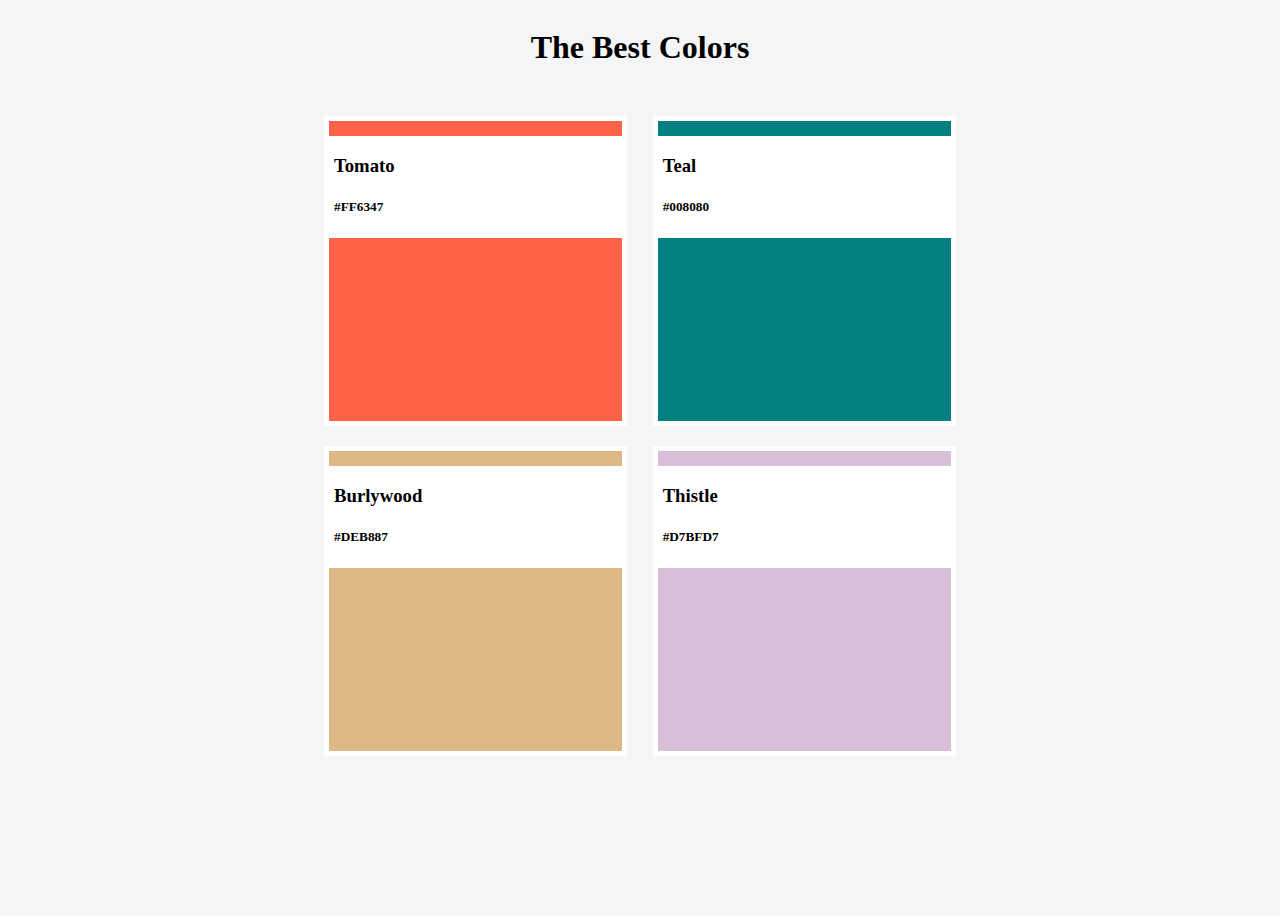
<file: color/index.html>
<!DOCTYPE html>
<html>

<head>
    <meta charset="utf-8">
    <meta name="viewport" content="width=device-width">
    <title>repl.it</title>
    <link rel="stylesheet" href="style.css">
</head>

<body>
    <h1>The Best Colors</h1>
    <section>
        <article class="color">
            <div class="color__bg"></div>
            <div class="color__info">
                <h3>Tomato</h3>
                <h5>#FF6347</h5>
            </div>
        </article>
        <article class="color">
            <div class="color__bg"></div>
            <div class="color__info">
                <h3>Teal</h3>
                <h5>#008080</h5>
            </div>
        </article>
        <article class="color">
            <div class="color__bg"></div>
            <div class="color__info">
                <h3>Burlywood</h3>
                <h5>#DEB887</h5>
            </div>
        </article>
        <article class="color">
            <div class="color__bg"></div>
            <div class="color__info">
                <h3>Thistle</h3>
                <h5>#D7BFD7</h5>
            </div>
        </article>
    </section>
</body>

</html>
</file>
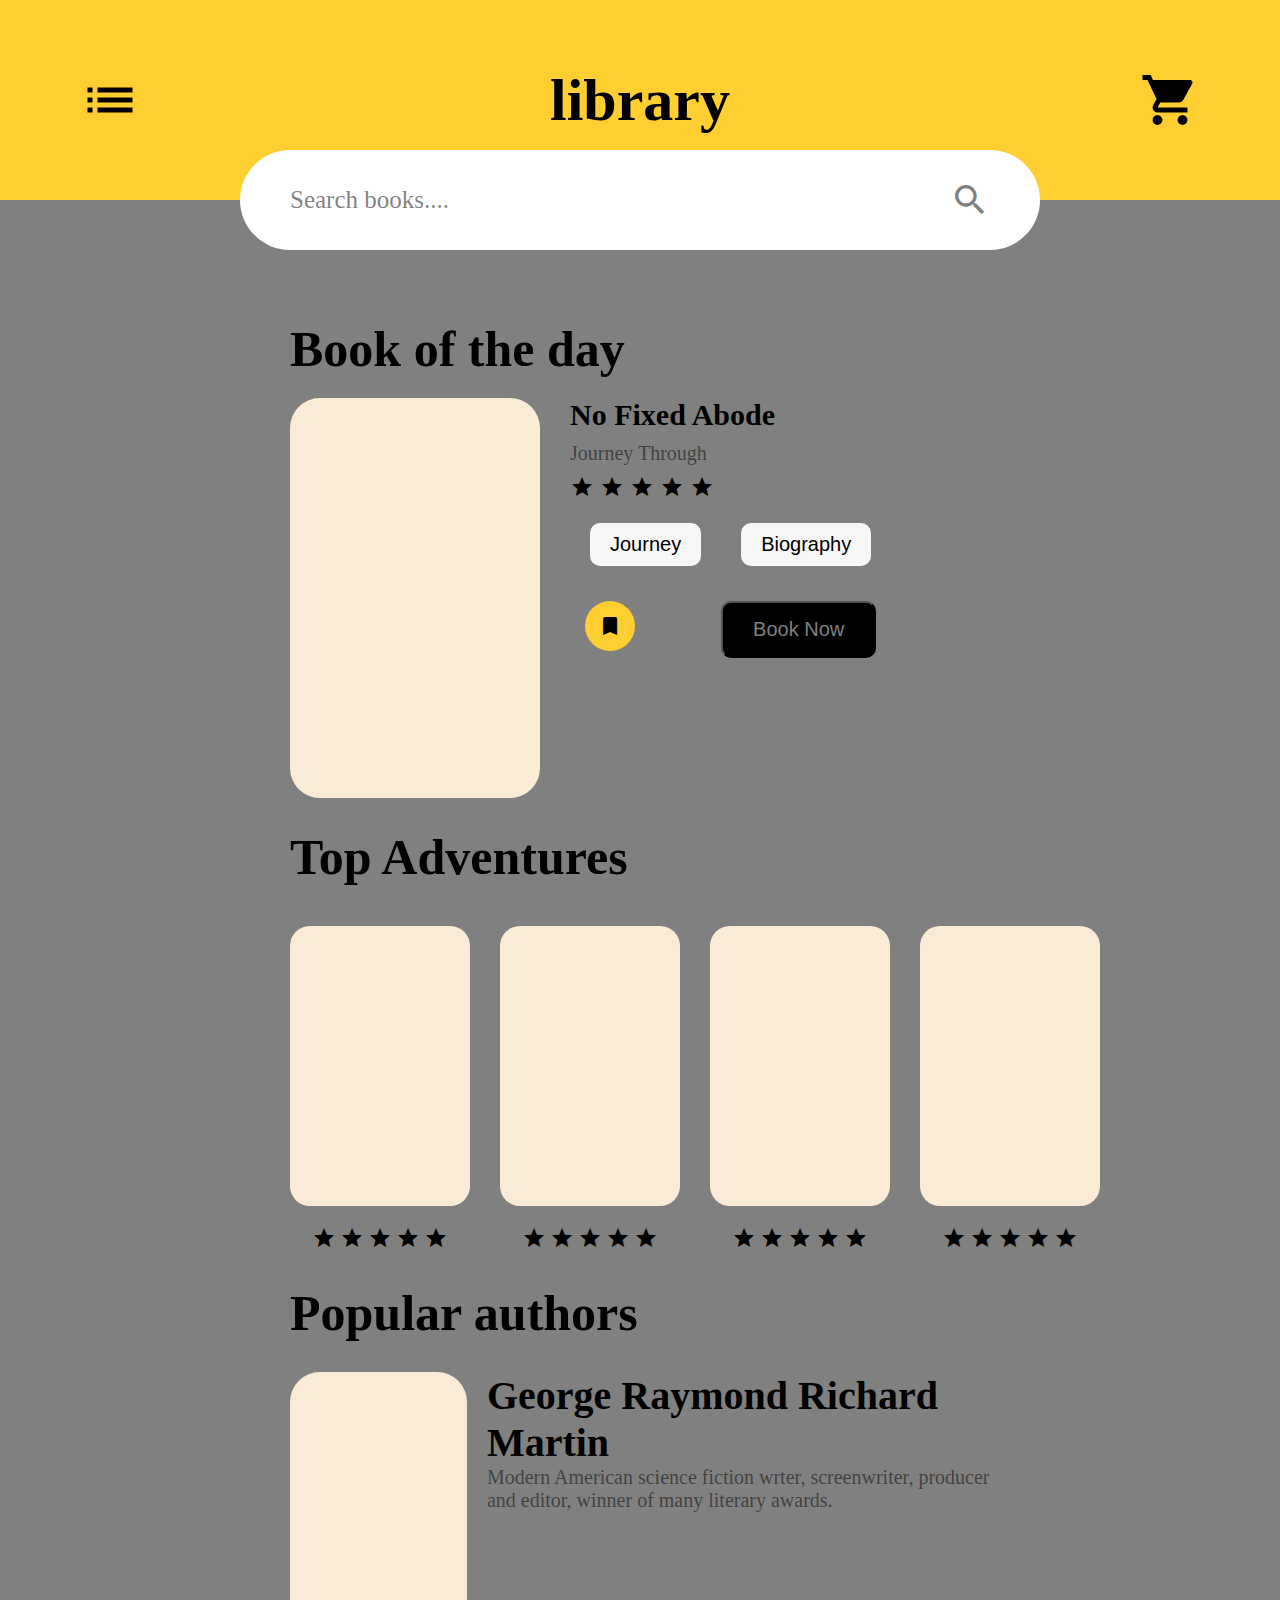
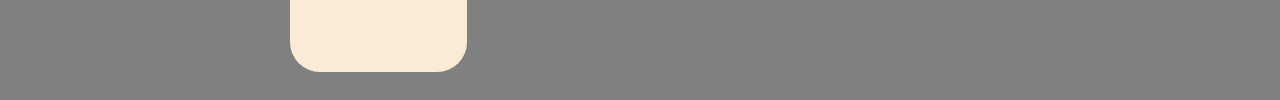
<file: library/index.html>
<!DOCTYPE html>
<html lang="en">
<head>
    <meta charset="UTF-8">
    <meta http-equiv="X-UA-Compatible" content="IE=edge">
    <meta name="viewport" content="width=device-width, initial-scale=1.0">
    <title>Library</title>

    <link href="https://fonts.googleapis.com/icon?family=Material+Icons"
    rel="stylesheet">
    <link rel="stylesheet" href="style.css">
</head>
<body>

    <!-- Header -->
    <header>
        <span class="material-icons">list</span>
        <h1>library</h1>
        <span class="material-icons">shopping_cart</span>
    </header>


    <!-- Search -->
    <div class="search">
        <span class="search__text">Search books....</span>
        <span class="material-icons">search</span>
    </div>


    <!-- Main -->
    <main>

        <!-- Book -->
        <section class="book">

            <h2 class="book__title">Book of the day</h2>
            <div class="book__main">
                <div class="book__main-img"></div>
                <div class="book__main-text">
                    <h3>No Fixed Abode</h3>
                    <p>Journey Through</p>
                    <span class="material-icons star">
                        <span>star</span>
                        <span>star</span>
                        <span>star</span>
                        <span>star</span>
                        <span>star</span>
                    </span>
                    <div class="book__main-btn">
                        <button class="btn">Journey</button>
                        <button class="btn">Biography</button>
                    </div>
                    <div class="book__main-btn">
                        <span class="material-icons">bookmark</span>
                        <button class="btn-now">Book Now</button>
                    </div>
                </div>
            </div>

        </section>


        <!-- Top -->
        <section class="top">
            <h2>Top Adventures</h2>
            <div class="cards">
                <div class="card">
                    <div class="card__img"></div>
                    <div class="stars">
                        <span class="material-icons">star</span>
                        <span class="material-icons">star</span>
                        <span class="material-icons">star</span>
                        <span class="material-icons">star</span>
                        <span class="material-icons">star</span>
                    </div>
                </div>
                <div class="card">
                    <div class="card__img"></div>
                    <div class="stars">
                        <span class="material-icons">star</span>
                        <span class="material-icons">star</span>
                        <span class="material-icons">star</span>
                        <span class="material-icons">star</span>
                        <span class="material-icons">star</span>
                    </div>
                </div>
                <div class="card">
                    <div class="card__img"></div>
                    <div class="stars">
                        <span class="material-icons">star</span>
                        <span class="material-icons">star</span>
                        <span class="material-icons">star</span>
                        <span class="material-icons">star</span>
                        <span class="material-icons">star</span>
                    </div>
                </div>
                <div class="card">
                    <div class="card__img"></div>
                    <div class="stars">
                        <span class="material-icons">star</span>
                        <span class="material-icons">star</span>
                        <span class="material-icons">star</span>
                        <span class="material-icons">star</span>
                        <span class="material-icons">star</span>
                    </div>
                </div>
            </div>
        </section>

        
        <!-- Autors -->
        <section class="autors">
            <h2>Popular authors</h2>
            <div class="autors__box">
                <div class="autors__img"></div>
                <span>
                    <h3>George Raymond Richard Martin</h3>
                    <p>Modern American science fiction wrter, screenwriter, producer and editor, winner of many literary awards. </p>
                </span>
            </div>
        </section>

    </main>
</body>
</html>
</file>
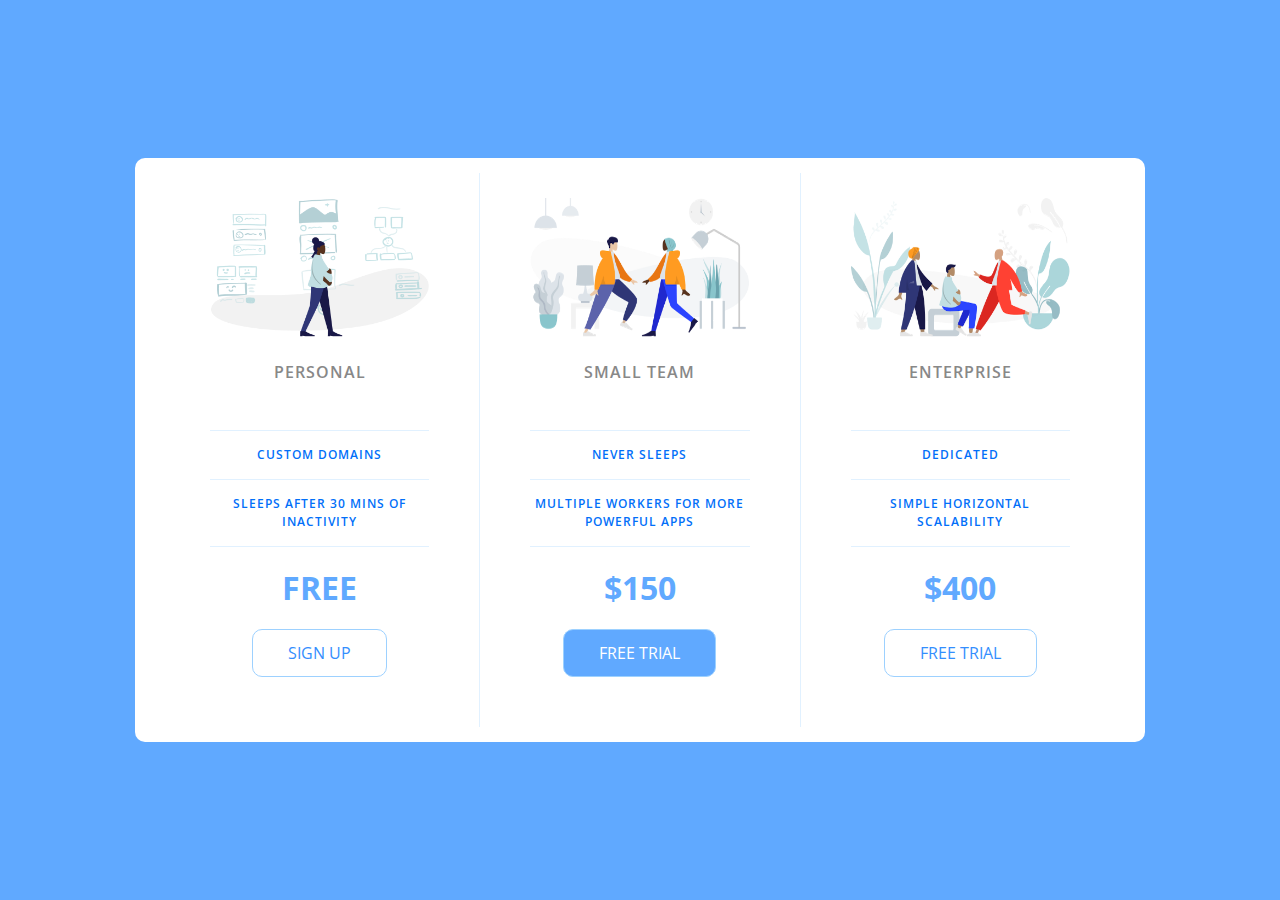
<file: Price-table/index.html>
<!DOCTYPE html>
<html lang="en">

<head>
    <meta charset="UTF-8">
    <meta name="viewport" content="width=device-width, initial-scale=1.0">
    <title>Price Tiers</title>
    <link rel="stylesheet" href="https://fonts.googleapis.com/css?family=Open+Sans:400,600,700">
    <link rel="stylesheet" href="css/app.css">
</head>

<body>
    <div class="panel pricing-table">
        <div class="pricing-plan">
            <img src="icons/icon1.png" alt="" class="pricing-img">
            <h2 class="pricing-header">Personal</h2>
            <ul class="pricing-features">
                <li class="pricing-features-item">Custom domains</li>
                <li class="pricing-features-item">Sleeps after 30 mins of inactivity</li>
            </ul>
            <span class="pricing-price">Free</span>
            <a href="#/" class="pricing-button">Sign up</a>
        </div>

        <div class="pricing-plan">
            <img src="icons/icon2.png" alt="" class="pricing-img">
            <h2 class="pricing-header">Small team</h2>
            <ul class="pricing-features">
                <li class="pricing-features-item">Never sleeps</li>
                <li class="pricing-features-item">Multiple workers for more powerful apps</li>
            </ul>
            <span class="pricing-price">$150</span>
            <a href="#/" class="pricing-button is-featured">Free trial</a>
        </div>

        <div class="pricing-plan">
            <img src="icons/icon3.png" alt="" class="pricing-img">
            <h2 class="pricing-header">Enterprise</h2>
            <ul class="pricing-features">
                <li class="pricing-features-item">Dedicated</li>
                <li class="pricing-features-item">Simple horizontal scalability</li>
            </ul>
            <span class="pricing-price">$400</span>
            <a href="#/" class="pricing-button">Free trial</a>
        </div>

    </div>
</body>

</html>
</file>
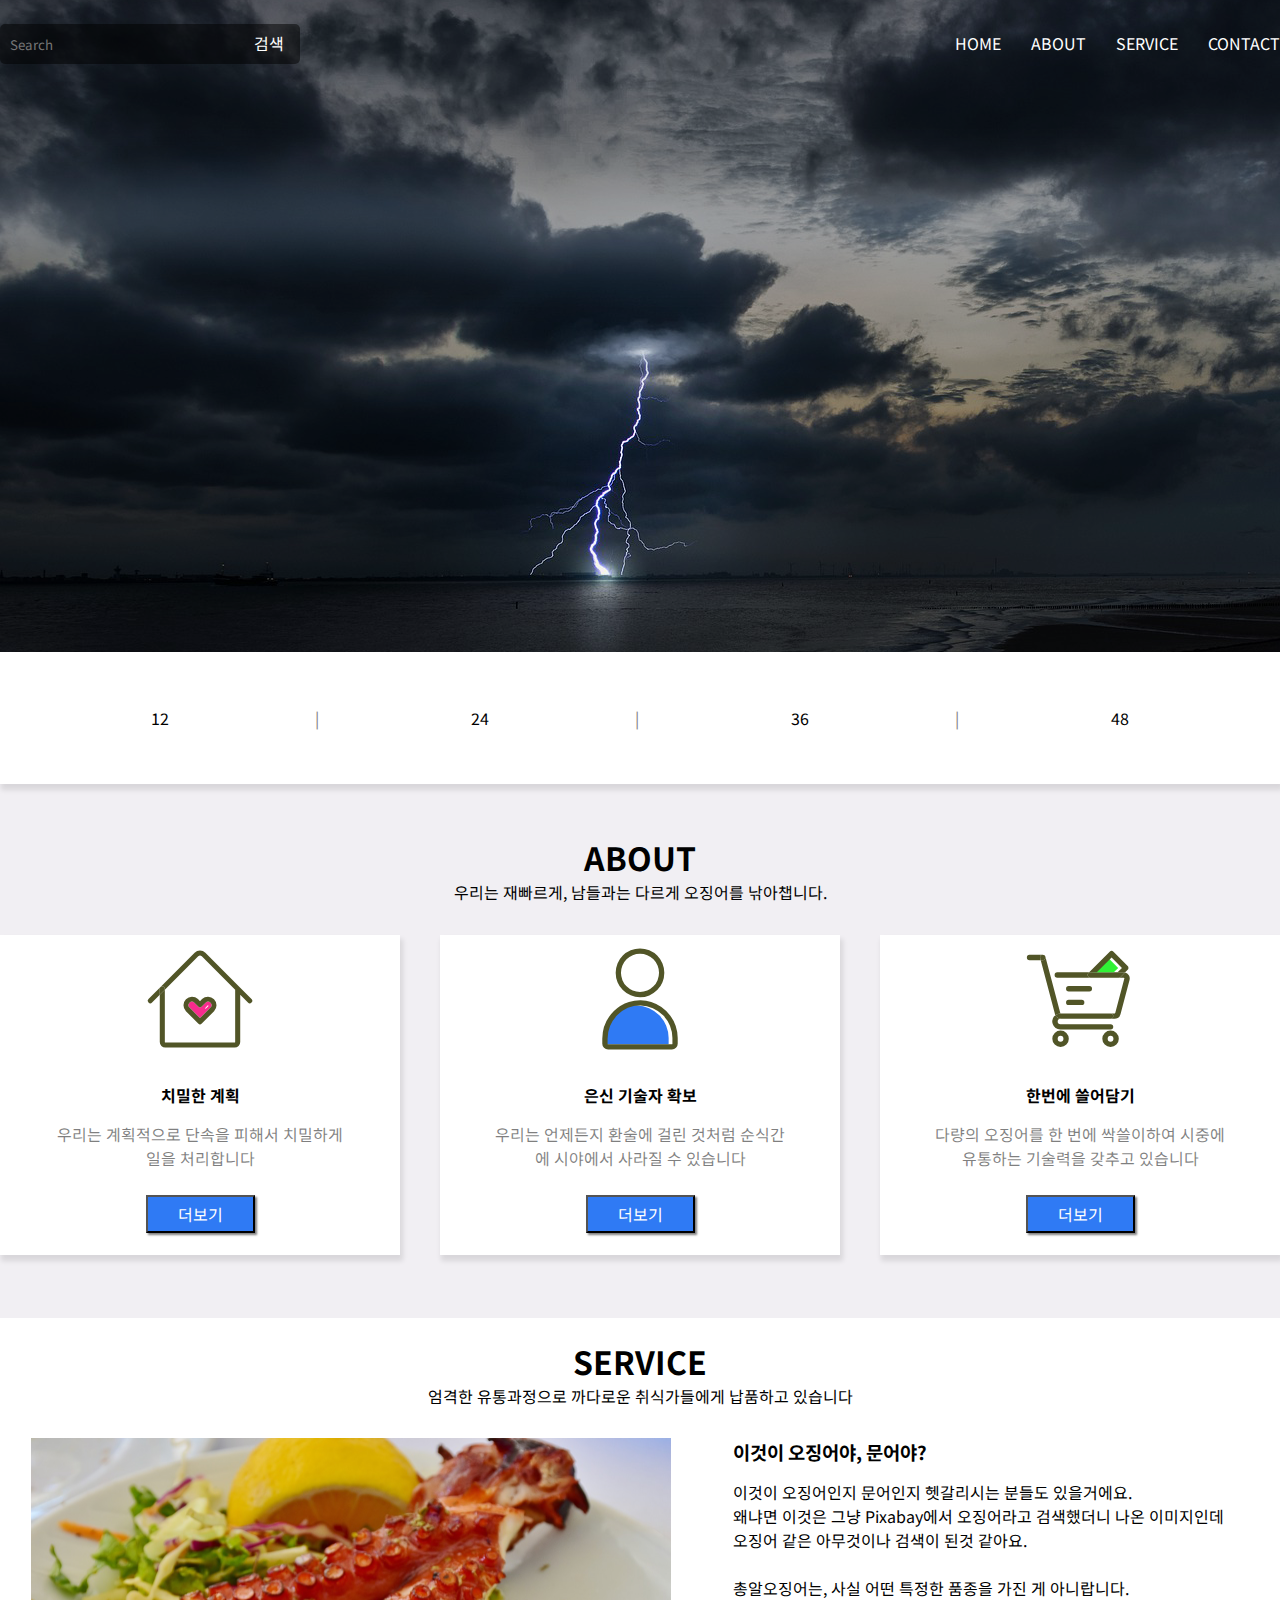
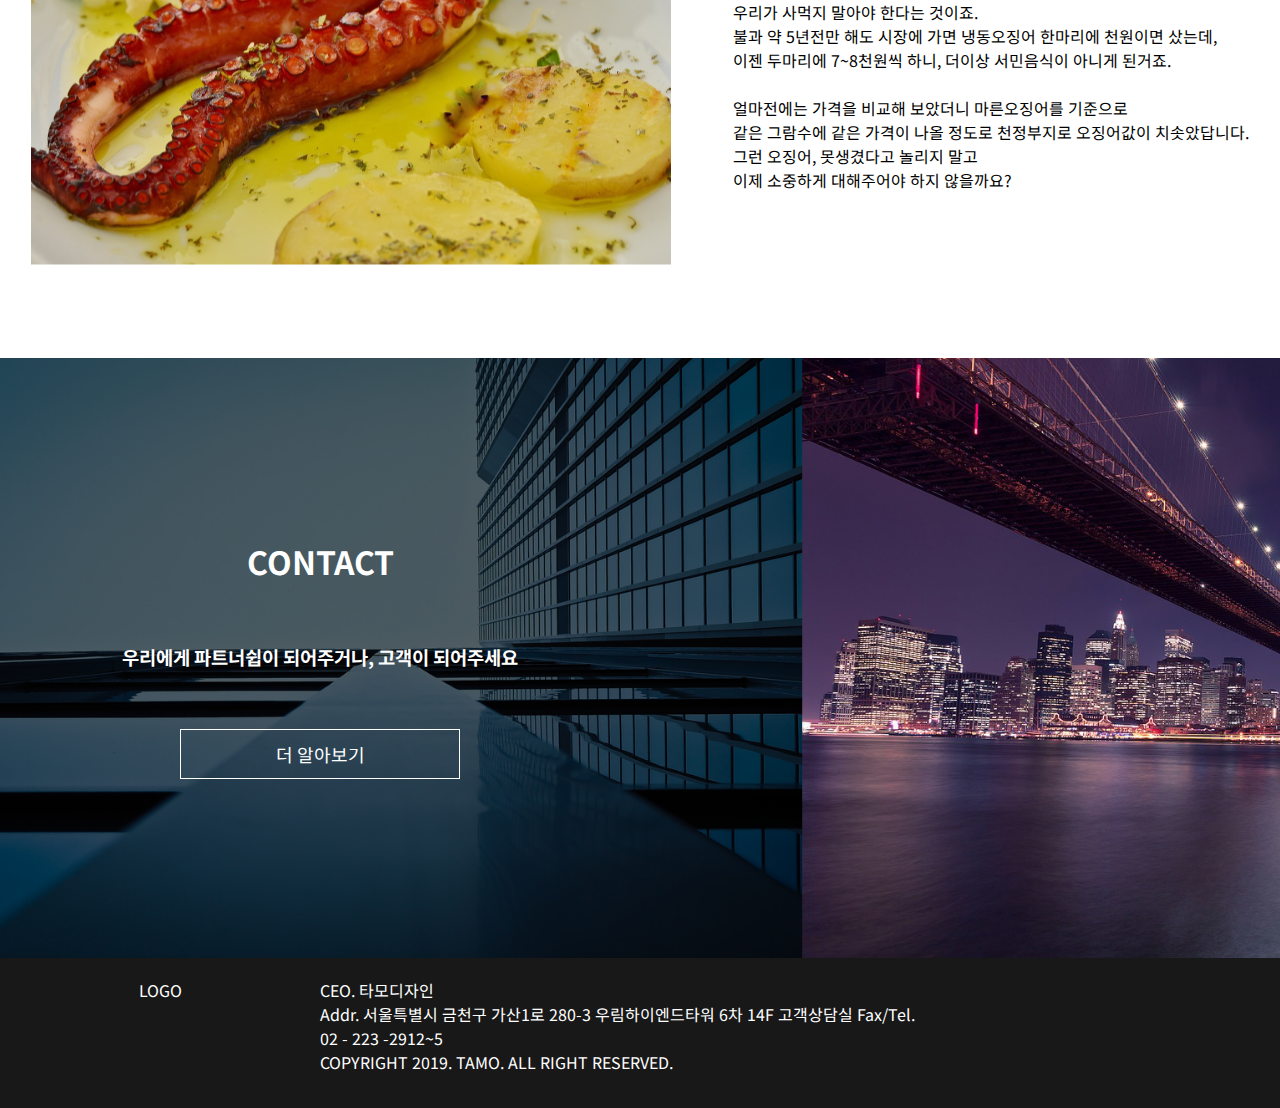
<file: tamo/index.html>
<!DOCTYPE html>
<html lang="en">
<head>
    <meta charset="UTF-8">
    <meta http-equiv="X-UA-Compatible" content="IE=edge">
    <meta name="viewport" content="width=device-width, initial-scale=1.0">
    <title>tamo clone</title>

    <link href="https://fonts.googleapis.com/css2?family=Noto+Sans+KR:wght@400;700&display=swap" rel="stylesheet">
    <link rel="stylesheet" href="./css/style.css" />
</head>
<body>
    <div class="wrap">

        <!-- Intro -->
        <div class="intro_bg">
            <div class="header">
                <div class="search__area">
                    <form >
                        <input type="search" placeholder="Search">
                        <span>검색</span>
                    </form>
                </div>
                <ul class="nav">
                    <li><a href="#">HOME</a></li>
                    <li><a href="#">ABOUT</a></li>
                    <li><a href="#">SERVICE</a></li>
                    <li><a href="#">CONTACT</a></li>
                </ul>
            </div>
        </div>


        <!-- Amount -->
        <ul class="amount">
            <li><div class="amount__text">12</div></li>
            <li><div class="amount__text">24</div></li>
            <li><div class="amount__text">36</div></li>
            <li><div class="amount__text">48</div></li>
        </ul>


        <!-- About -->
        <main class="about">

            <h1 class="about__title">ABOUT</h1>
            <p class="about__descrition">
                우리는 재빠르게, 남들과는 다르게 오징어를 낚아챕니다.
            </p>
            <div class="about__items">
                <div class="about__items__item">
                    <img src="./imgs/icon2.svg" />
                    <h4>치밀한 계획</h4>
                    <p>우리는 계획적으로 단속을 피해서 치밀하게 일을 처리합니다</p>
                    <button>더보기</button>
                </div>
                <div class="about__items__item">
                    <img src="./imgs/icon.svg" />
                    <h4>은신 기술자 확보</h4>
                    <p>우리는 언제든지 환술에 걸린 것처럼 순식간에 시야에서 사라질 수 있습니다</p>
                    <button>더보기</button>
                </div>
                <div class="about__items__item">
                    <img src="./imgs/icon1.svg" />
                    <h4>한번에 쓸어담기</h4>
                    <p>다량의 오징어를 한 번에 싹쓸이하여 시중에 유통하는 기술력을 갖추고 있습니다</p>
                    <button>더보기</button>
                </div>
            </div>

        </main>


        <!-- Service -->
        <div class="service">

            <h1>SERVICE</h1>
            <p>엄격한 유통과정으로 까다로운 취식가들에게 납품하고 있습니다</p>

            <div class="service__box">
                <div class="service__left">
                    <img src="./imgs/food.png" />
                </div>
                <div class="service__right">
                    <h3>이것이 오징어야, 문어야?</h3>
                    <p>이것이 오징어인지 문어인지 헷갈리시는 분들도 있을거에요. <br>
                        왜냐면 이것은 그냥 Pixabay에서 오징어라고 검색했더니 나온 이미지인데 <br>
                        오징어 같은 아무것이나 검색이 된것 같아요. <br><br>
            
                        총알오징어는, 사실 어떤 특정한 품종을 가진 게 아니랍니다. <br>
                        우리가 사먹지 말아야 한다는 것이죠. <br>
                        불과 약 5년전만 해도 시장에 가면 냉동오징어 한마리에 천원이면 샀는데, <br>
                        이젠 두마리에 7~8천원씩 하니, 더이상 서민음식이 아니게 된거죠. <br><br>
            
                        얼마전에는 가격을 비교해 보았더니 마른오징어를 기준으로 <br>
                        같은 그람수에 같은 가격이 나올 정도로 천정부지로 오징어값이 치솟았답니다. <br>
                        그런 오징어, 못생겼다고 놀리지 말고 <br>
                        이제 소중하게 대해주어야 하지 않을까요?<br>
                    </p>
                </div>
            </div>
        </div>


        <!-- Contact -->
        <div class="contact">

            <div class="contact__box">
                <h1>CONTACT</h1>
                <h3>우리에게 파트너쉽이 되어주거나, 고객이 되어주세요</h3>
                <button>더 알아보기</button>
            </div>
            <div class="contact__box"></div>

        </div>


        <!-- Footer -->
        <div class="footer">
            <div class="footer__logo">LOGO</div>
            <div class="footer__text">
                CEO. 타모디자인 <br>
                Addr. 서울특별시 금천구 가산1로 280-3 우림하이엔드타워 6차 14F 고객상담실 Fax/Tel. <br>
                02 - 223 -2912~5 <br>
                COPYRIGHT 2019. TAMO. ALL RIGHT RESERVED.
            </div>
        </div>
    </div>
</body>
</html>
</file>
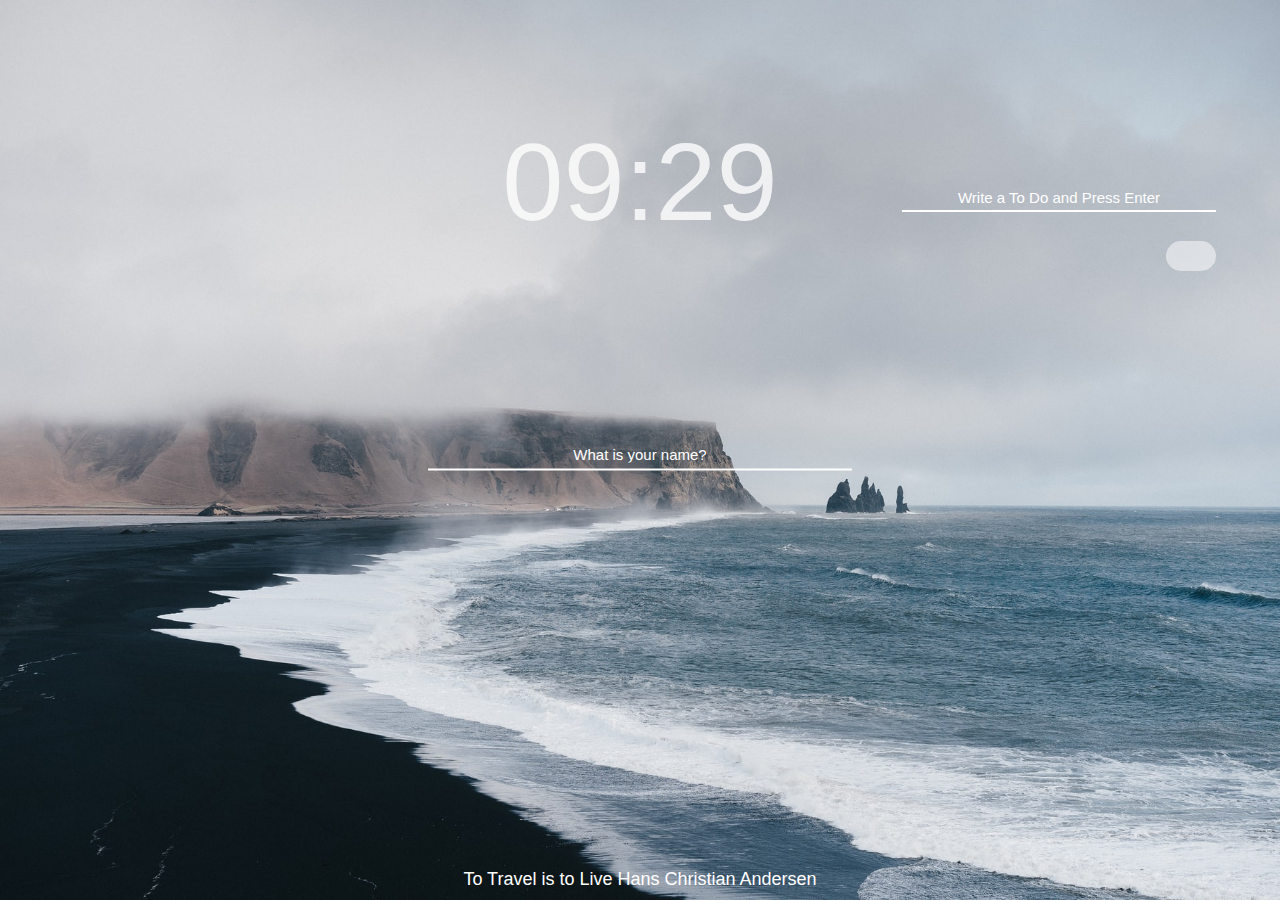
<file: todo/index.html>
<!DOCTYPE html>
<html lang="en">

<head>
  <meta charset="UTF-8">
  <meta http-equiv="X-UA-Compatible" content="IE=edge">
  <meta name="viewport" content="width=device-width, initial-scale=1.0">
  <title>Todo-list</title>
  
  <!-- G-Font -->
  <link href="https://fonts.googleapis.com/css2?family=Coming+Soon&family=Nanum+Gothic+Coding&display=swap" rel="stylesheet" />
  <!-- CSS -->
  <link rel="stylesheet" href="css/style.css" />
  <!-- JS -->
  <script defer src="js/greetings.js"></script>
  <script defer src="js/clock.js"></script>
  <script defer src="js/quotes.js"></script>
  <script defer src="js/background.js"></script>
  <script defer src="js/todo.js"></script>
  <script defer src="js/weather.js"></script>
</head>

<body>
  
  <!-- Login -->
  <form id="login-form" class="hidden">
    <input required maxlength="15" type="text" placeholder="What is your name?" />
    <input type="submit" value="">
  </form>


  <!-- Clock -->
  <h2 id="clock"></h2>
  <h1 id="greeting" class="hidden"></h1>


  <!--Todo-list -->
  <form id="todo-form">
    <input type="text" placeholder="Write a To Do and Press Enter" required maxlength="25" />
  </form>
  <ul id="todo-list"></ul>


  <!-- Quote -->
  <div id="quote">
    <span></span>
    <span></span>
  </div>

  <!-- Weather -->
  <div id="weather">
    <span></span>
    <span></span>
  </div>

</body>
</html>
</file>
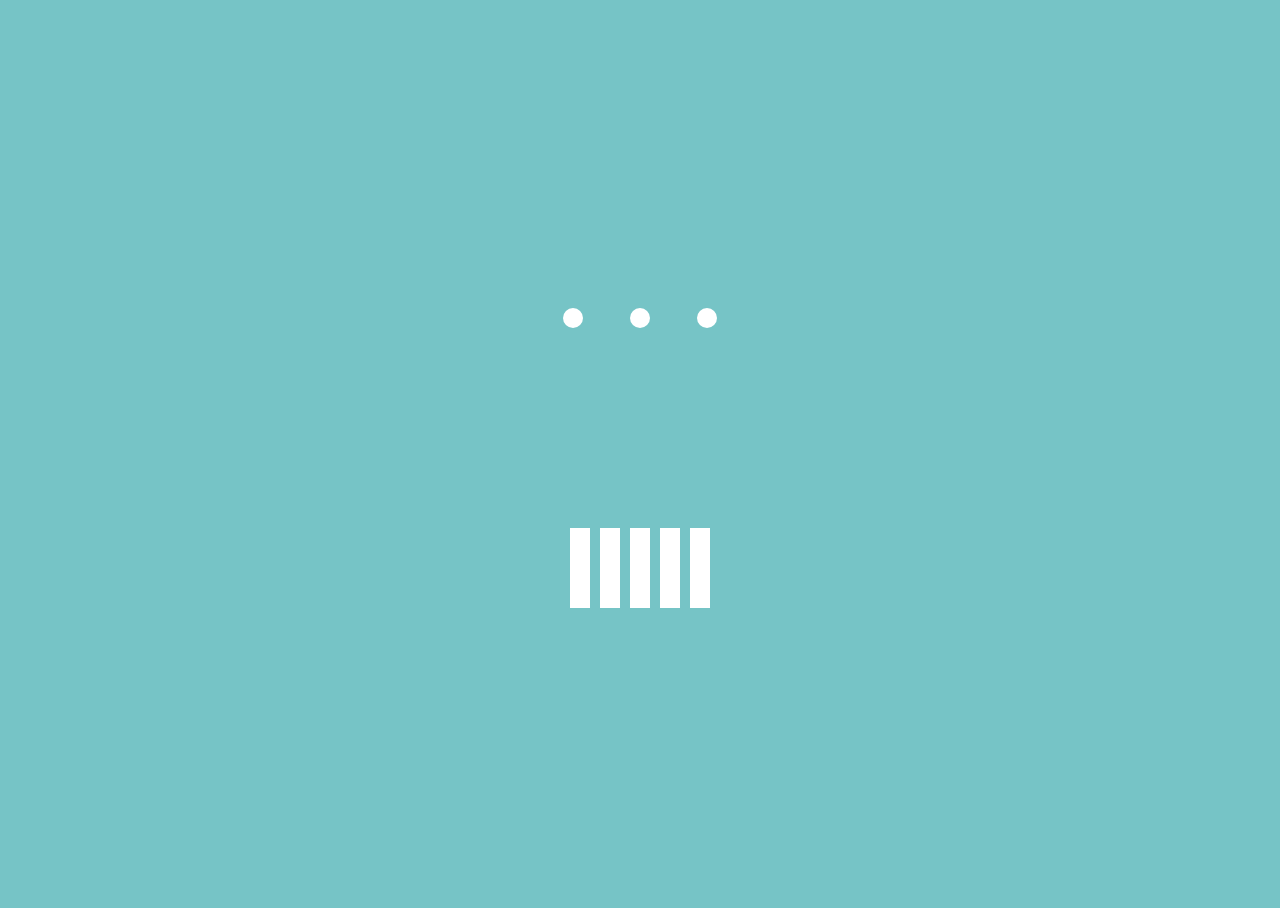
<file: video-ani/index.html>
<!DOCTYPE html>
<html>

<head>
    <meta charset="utf-8">
    <meta name="viewport" content="width=device-width">
    <title>repl.it</title>
    <link rel="stylesheet" href="style.css">
</head>

<body>
    <div class="dots box">
        <div class="dot"></div>
        <div class="dot"></div>
        <div class="dot"></div>
    </div>
    <div class="lines box">
        <div class="line"></div>
        <div class="line"></div>
        <div class="line"></div>
        <div class="line"></div>
        <div class="line"></div>
    </div>
</body>

</html>
</file>
<file: color/style.css>
body {
    height: 100vh;
    background-color: whitesmoke;
    display: flex;
    flex-direction: column;
    align-items: center;
}

h1 {
    margin-bottom: 50px;
}

section {
    width: 50%;
    margin: 0 auto;
    display: flex;
    justify-content: space-between;
    flex-wrap: wrap;
}

.color {
    width: 48%;
    position: relative;
    margin-bottom: 20px;
}

.color:first-child .color__bg {
    background-color: tomato;
}

.color:nth-child(2) .color__bg {
    background-color: teal;
}

.color:nth-child(3) .color__bg {
    background-color: burlywood;
}

.color:last-child .color__bg {
    background-color: thistle;
}

.color__bg {
    height: 300px;
    border: 5px solid white;
}   

.color__info {
    position: absolute;
    width: 100%;
    background-color: white;
    top: 20px;
    padding: 0 10px;
    box-sizing: border-box;
}
</file>
<file: library/style.css>
body {
    margin: 0;
    height: 1500px;
}

h2, h3, p {
    margin: 0;
}


/* Header */
header {
    width: 100%;
    height: 200px;
    background-color: #ffce31;
    display: flex;
    justify-content: space-between;
    align-items: center;
    padding: 0 80px;
    box-sizing: border-box;
    font-size: 30px;
}

header > .material-icons {
    font-size: 60px;
}


/* Search */
.search {
    width: 700px;
    height: 100px;
    background-color: #fff; 
    border-radius: 50px;
    margin: auto;
    margin-top: -50px;
    display: flex;
    justify-content: space-between;
    align-items: center;
    padding: 0 50px;
    position: relative;
    z-index: 9;
}

.search__text {
    color: rgba(0, 0, 0, 0.5);
    font-size: 25px;
}

.search > .material-icons {
    color: rgba(0, 0, 0, 0.5);
    font-size: 40px;
}


/* Book */
main {
    background-color: grey;
    height: 1500px;
    margin-top: -50px;
}

.book {
    padding: 0 20px;
    padding-top: 100px;
    width: 700px;
    margin: auto;
}

.book h2 {
    font-size: 50px;
    margin: 20px 0;
}

.book__main {
    display: flex;
}

.book__main-img {
    width: 250px;
    height: 400px;
    background-color: antiquewhite;
    border-radius: 30px;
    margin-right: 30px;
}

.book__main-text h3{
    font-size: 30px;
}

.book__main-text p {
    font-size: 20px;
    color: rgba(0, 0, 0, 0.5);
    margin: 10px 0;
}

.book__main-btn {
    display: flex;
    justify-content: space-between;
}

.book__main-btn:last-child {
    padding: 15px;
}

.book__main-btn > .btn {
    font-size: 20px;
    padding: 10px 20px;
    border-radius: 10px;
    margin: 20px;
    border: none;
    background-color: #f7f7f7;
}

.book__main-btn > .material-icons {
    width: 30px;
    height: 30px;
    padding: 10px;
    background-color: #ffce31;
    border-radius: 50%;
    display: flex;
    justify-content: center;
    align-items: center;
}

.btn-now {
    font-size: 20px;
    padding: 15px 30px;
    border-radius: 10px;
    background-color: #000;
    color: grey;
}


/* Top */
.top {
    padding: 0 20px;
    width: 700px;
    margin: auto;
    margin-top: 30px;
    background-color: grey;
}

.top h2 {
    font-size: 50px;
    margin: 20px 0;
}

.cards {
    display: flex;
    align-items: center;
}

.card {
    display: flex;
    flex-direction: column;
    align-items: center;
    margin-right: 30px;
}

.card__img {
    width: 180px;
    height:280px;
    background-color: antiquewhite;
    margin: 20px 0;
    border-radius: 20px;
}


/* Autors */
.autors {
    padding: 0 20px;
    width: 700px;
    margin: auto;
    background-color: grey;
    display: flex;
    flex-direction: column;
}

.autors h2 {
    font-size: 50px;
    margin: 30px 0;
}

.autors__box {
    display: flex;
}

.autors__img {
    width: 300px;
    height: 300px;
    background-color: antiquewhite;
    border-radius: 30px;
    margin-right: 20px;
}

.autors__box h3 {
    font-size: 40px;
}

.autors__box p {
    font-size: 20px;
    color: rgba(0, 0, 0, 0.5);
}
</file>
<file: tamo/css/style.css>
* {
    list-style: none;
    text-decoration: none;
    border-collapse: collapse;
    margin: 0;
    padding: 0;
    color: #000;
    font-family: 'Noto Sans KR', sans-serif;
}

.wrap {
    width: 100%;
}


/* Intro */
.intro_bg {
    background-image: url('.././imgs/intro.png');
    background-repeat: no-repeat;
    background-size: cover;
    width: 100%;
    height: 718px;
}

.header {
    display: flex;
    width: 1280px;
    margin: auto;
    height: 86px;
}

.search__area {
    width: 300px;
    height: 40px;
    background-color: rgba(0, 0, 0, 0.5);
    border-radius: 5px;
    margin-top: 24px;
}

.search__area form input {
    border: none;
    width: 250px;
    height: 40px;
    background: rgba(0, 0, 0, 0.0);
    color: #fff;
    padding-left: 10px;
}

.search__area form span {
    width: 50px;
    color: #fff;
    cursor: pointer;
}

.nav {
    display: flex;
    justify-content: flex-end;
    align-items: center;
    width: calc(1280px - 300px);
}

.nav li {
    margin-left: 30px;
}

.nav li a {
    color: #fff;
}


/* Amount */
.amount {
    position: relative;
    top: -66px;
    display: flex;
    width: 1280px;
    height: 132px;
    background-color: #fff;
    justify-content: space-around;
    align-items: center;
    margin: auto;
    box-shadow: 2px 5px 5px 1px rgba(0, 0, 0, 0.1);
}

.amount__text {
    text-align: cetner;
}

.amount li::before {
    content: '|';
    float: right;
    color: grey;
    margin-right: -150px;
}

.amount li:last-child::before {
    content: none;
}


/* About */
.about {
    background-color: #f1eff3;
    margin-top: -132px;
    width: 100%;
    height: 600px;
}

.about h1 {
    padding-top: 116px;
    text-align: center;
}

.about > p {
    text-align: center;
}

.about__items {
    width: 1280px;
    height: 382px;
    display: flex;
    margin: auto;
    justify-content: space-between;
    align-items: center;
    text-align: center;
    box-sizing: border-box;
}

.about__items__item {
    background-color: #fff;
    width: 400px;
    height: 320px;
    box-shadow: 2px 5px 5px 1px rgba(0, 0, 0, 0.1);
}

.about__items__item h4 {
    margin: 15px 0;
}

.about__items__item p {
    width: 300px;
    margin: auto;
    color: rgba(0, 0, 0, 0.5);
}

.about__items__item button {
    margin-top: 25px;
    padding: 5px 30px;
    box-shadow: 2px 2px 2px rgba(0, 0, 0, 0.5);
    background-color: #2f7af4;
    color: #fff;
    font-size: 16px;
}


/* Service */
.service {
    width: 100%;
    height: 600px;
    padding: 20px 0;
}

.service h1,
.service > p {
    text-align: center;
}

.service__box {
    width: 1280px;
    margin: auto;
    display: flex;
    margin-top: 30px;
    justify-content: space-around;
}

.service__box p {
    margin-top: 15px;
}


/* Contact */
.contact {
    width: 100%;
    height: 600px;
    background-image: url(".././imgs/contact.png");
    background-repeat: no-repeat;
    background-size: cover;
    display: flex;
    justify-content: space-around;
    align-items: center;
}

.contact__box {
    width: calc(100% / 2);
    height: 300px;
    text-align: center;
    display: flex;
    flex-direction: column;
    justify-content: space-around;
    align-items: center;
}

.contact__box h1, 
.contact__box h3  {
    color: #fff;
}

.contact__box button {
    width: 280px;
    height: 50px;
    border: 1px solid #fff;
    color: #fff;
    font-size: 18px;
    background-color: rgba(0, 0, 0, 0);
}


/* Footer */
.footer {
    background-color: #181818;
    display: flex;
    width: 100%;
    height: 150px;
    padding: 20px 0;
    box-sizing: border-box;
}

.footer__logo {
    width: calc(100% / 4);
    color: #fff;
    text-align: center;
}

.footer__text {
    color: #fff;
}
</file>
<file: todo/css/style.css>
body {
  font-family: 'Roboto', sans-serif;
}

img {
  background-repeat: no-repeat;
  background-size: cover;
  position: absolute;
  top: 0;
  left: 0;
  z-index: -1;
  width: 100%;
  height: 100vh;
}

button {
  background: none;
  border: none;
}

#clock {
  position: absolute;
  top: 10%;
  left: 50%;
  transform: translate(-50%, -50%);
  color: #fff;
  font-size: 110px;
  font-weight: 500;
  opacity: .8;
}

#login-form {
  position: absolute;
  top: 50%;
  left: 50%;
  transform: translate(-50%, -50%);
}

#login-form input {
  border: none;
  border-bottom: 2px solid #fff;
  background-color: transparent;
  text-align: center;
  font-size: 32px;
}

input:focus {
  outline: none;
  color: #fff;
}

input::placeholder {
  color:rgb(255, 255, 255);
  font-size: 15px;
  text-align: center;
}

input::-webkit-input-placeholder {
  color:rgb(255, 255, 255);
}

#login-form input:last-child {
  display: none;
}

#greeting {
  position: absolute;
  top: 10px;
  left: 50%;
  transform: translate(-50%);
  font-size: 18px;
  font-weight: 600;
  color: #fff;
  opacity: .8;
}

#todo-form {
  position: absolute;
  top: 20%;
  right: 5%;
}

#todo-form input {
  border: none;
  border-bottom: 2px solid #fff;
  background-color: transparent;
  text-align: center;
  font-size: 24px;
}

#todo-list {
  position: absolute;
  top: 25%;
  right: 5%;
  background-color: #fff;
  opacity: 0.5;
  border-radius: 15px;
  padding: 15px 25px;
}

#todo-list li {
  text-align: center;
  list-style: none;
  color: #000;
  margin-bottom: 3px;
}

#quote {
  position: absolute;
  bottom: 10px;
  left: 50%;
  transform: translate(-50%);
  color: #fff;
  font-size: 18px;
}

#weather {
  position: absolute;
  top: 15px;
  right: 20px;
  color: #fff;
  opacity: .8;
}

.hidden {
  display: none;
}
</file>
<file: video-ani/style.css>
html,
body {
    height: 100%;
}

body {
    font-family: sans-serif;
    background-color: #76c4c6;
    display: flex;
    flex-direction: column;
    justify-content: center;
    align-items: center;
}

@keyframes dotAnimation {
    50% {
        transform: rotate(0.5turn);
    }

    100% {
        transform: rotate(0.5turn);
    }
}

.box {
    width: 200px;
    display: flex;
    justify-content: space-around;
}

.dots {
    width: 200px;
    display: flex;
    justify-content: space-around;
    animation: dotAnimation 1s ease-in-out infinite;
    margin-bottom: 200px;
}

.dot {
    background-color: white;
    width: 20px;
    height: 20px;
    border-radius: 10px;
}

.lines {
    width: 150px;
}

@keyframes lineAnim {
    0% {
        transform: none;
    }

    25% {
        transform: scaleY(2);
    }

    50%,
    100% {
        transform: none;
    }
}

.line {
    width: 20px;
    height: 80px;
    background-color: white;
    animation: lineAnim 1s ease-in-out infinite;
}

.line:nth-child(2) {
    animation-delay: 0.1s;
}

.line:nth-child(3) {
    animation-delay: 0.2s;
}

.line:nth-child(4) {
    animation-delay: 0.3s;
}

.line:nth-child(5) {
    animation-delay: 0.4s;
}
</file>
<file: Price-table/css/app.css>
@import 'reset.css';
@import 'variables.css';

html {
    font-family: 'Open Sans', sans-serif;
    box-sizing: border-box;
}

body {
    background-color: var(--color-blue);
    display: flex;
    justify-content: center;
    align-items: center;
    min-height: 100vh;
}

.panel {
    background-color: var(--color-white);
    border-radius: 10px;
    padding: 15px 25px;
    width: 100%;
    max-width: 960px;
    display: flex;
    flex-direction: column;
    text-align: center;
    text-transform: uppercase;
}

.pricing-plan {
    border-bottom: var(--margin-border);
}

.pricing-plan:last-child {
    border-bottom: none;
}

.pricing-img {
    margin-bottom: 25px;
    max-width: 100%;
}

.pricing-header {
    color: #888;
    font-weight: 600;
    letter-spacing: 1px;
}

.pricing-features {
    margin: 50px 0 25px;
    color: var(--color-blue-dark);
}

.pricing-features-item {
    font-weight: 600;
    letter-spacing: 1px;
    font-size: 12px;
    line-height: 1.5;
    padding: 15px 0;
    border-top: var(--margin-border);
}

.pricing-features-item:last-child {
    border-bottom: var(--margin-border);
}

.pricing-price {
    color: var(--color-blue);
    display: block;
    font-size: 32px;
    font-weight: 700;
}

.pricing-button {
    border: 1px solid #9dd1ff;
    border-radius: 10px;
    color: #348efe;
    display: inline-block;
    padding: 15px 35px;
    text-decoration: none;
    margin: 25px 0;
    transition: background-color 200ms ease-in-out;
}

.pricing-button:hover,
.pricing-button:focus {
    background-color: var(--color-blue-light);
}

.pricing-button.is-featured {
    background-color: var(--color-blue);
    color: var(--color-white);
}

.pricing-button.is-featured:hover,
.pricing-button.is-featured:focus {
    background-color: var(--color-blue-dark);
    color: var(--color-white);
}


@media (min-width: 900px) {
    .panel {
        flex-direction: row;
    }

    .pricing-plan {
        border-bottom: none;
        border-right: var(--margin-border);
        padding: 25px 50px;
    }

    .pricing-plan:last-child {
        border-right: none;
    }
}
</file>
